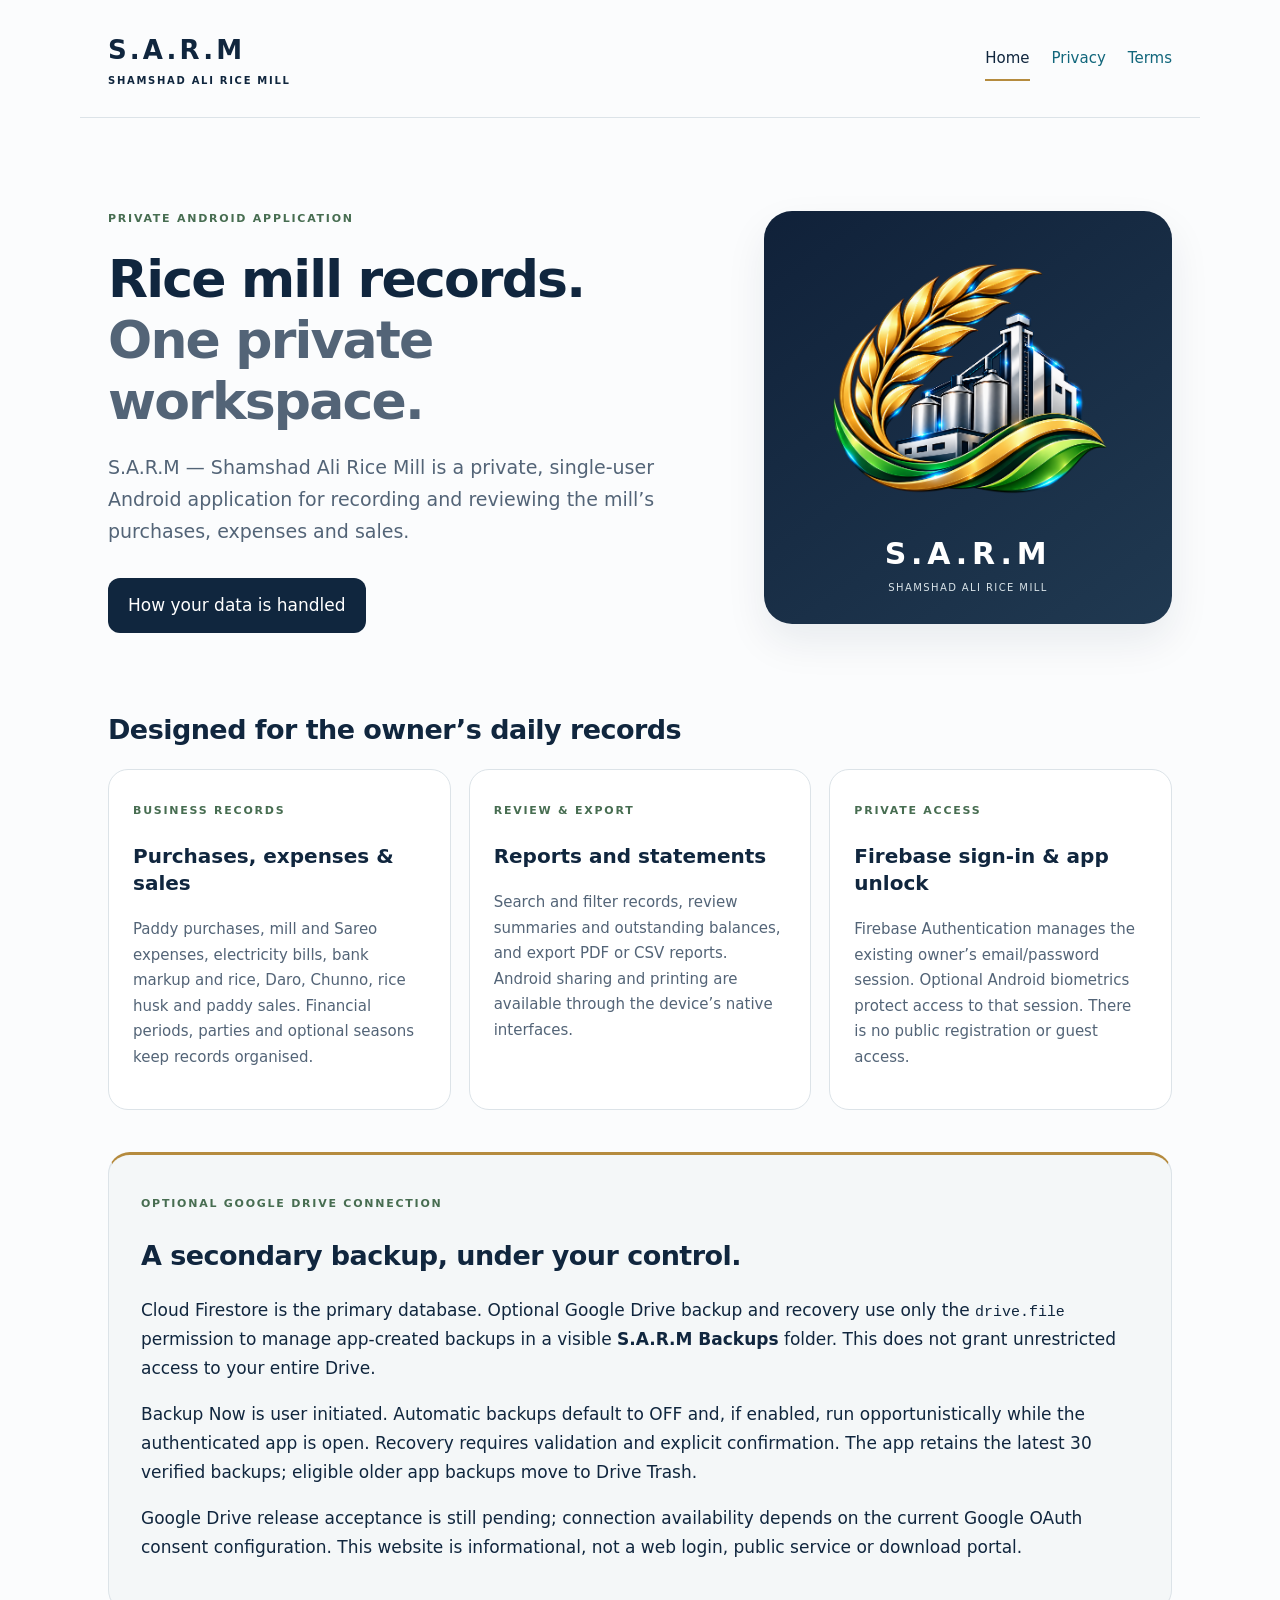
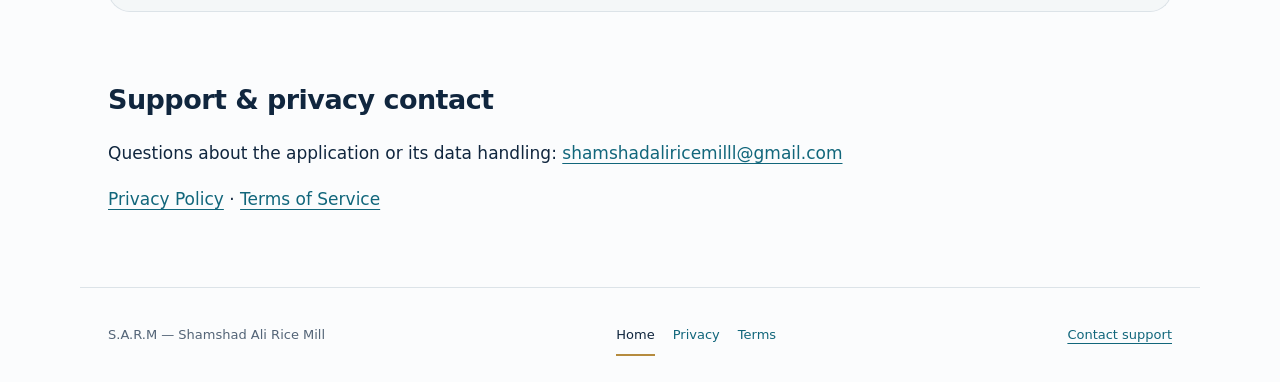
<file: index.html>
<!doctype html>
<html lang="en"><head><meta charset="utf-8"><meta name="viewport" content="width=device-width, initial-scale=1"><meta name="description" content="Private S.A.R.M Android rice mill recordkeeping application: Firebase authentication and database, optional limited Google Drive backups."><meta name="color-scheme" content="light"><title>S.A.R.M — Shamshad Ali Rice Mill</title><link rel="stylesheet" href="assets/site.css"></head><body><a class="skip" href="#main">Skip to content</a><header><a class="wordmark" href="index.html">S.A.R.M<span>SHAMSHAD ALI RICE MILL</span></a><nav aria-label="Main navigation"><a href="index.html" aria-current="page">Home</a><a href="privacy.html">Privacy</a><a href="terms.html">Terms</a></nav></header><main id="main">
    <section class="hero"><div><span class="eyebrow">PRIVATE ANDROID APPLICATION</span><h1>Rice mill records.<br><span>One private workspace.</span></h1><p class="lead">S.A.R.M — Shamshad Ali Rice Mill is a private, single-user Android application for recording and reviewing the mill’s purchases, expenses and sales.</p><a class="button" href="privacy.html">How your data is handled</a></div><div class="identity"><img src="assets/brand-mark.png" width="320" height="320" alt="S.A.R.M rice stalk and factory brand mark"><strong>S.A.R.M</strong><span>SHAMSHAD ALI RICE MILL</span></div></section>
    <section aria-labelledby="features"><h2 id="features">Designed for the owner’s daily records</h2><div class="grid"><article class="card"><span class="eyebrow">BUSINESS RECORDS</span><h3>Purchases, expenses & sales</h3><p>Paddy purchases, mill and Sareo expenses, electricity bills, bank markup and rice, Daro, Chunno, rice husk and paddy sales. Financial periods, parties and optional seasons keep records organised.</p></article><article class="card"><span class="eyebrow">REVIEW & EXPORT</span><h3>Reports and statements</h3><p>Search and filter records, review summaries and outstanding balances, and export PDF or CSV reports. Android sharing and printing are available through the device’s native interfaces.</p></article><article class="card"><span class="eyebrow">PRIVATE ACCESS</span><h3>Firebase sign-in & app unlock</h3><p>Firebase Authentication manages the existing owner’s email/password session. Optional Android biometrics protect access to that session. There is no public registration or guest access.</p></article></div></section>
    <section class="panel"><span class="eyebrow">OPTIONAL GOOGLE DRIVE CONNECTION</span><h2>A secondary backup, under your control.</h2><p>Cloud Firestore is the primary database. Optional Google Drive backup and recovery use only the <code>drive.file</code> permission to manage app-created backups in a visible <strong>S.A.R.M Backups</strong> folder. This does not grant unrestricted access to your entire Drive.</p><p>Backup Now is user initiated. Automatic backups default to OFF and, if enabled, run opportunistically while the authenticated app is open. Recovery requires validation and explicit confirmation. The app retains the latest 30 verified backups; eligible older app backups move to Drive Trash.</p><p>Google Drive release acceptance is still pending; connection availability depends on the current Google OAuth consent configuration. This website is informational, not a web login, public service or download portal.</p></section>
    <section class="contact"><h2>Support & privacy contact</h2><p>Questions about the application or its data handling: <a href="mailto:shamshadaliricemilll@gmail.com">shamshadaliricemilll@gmail.com</a></p><p><a href="privacy.html">Privacy Policy</a> · <a href="terms.html">Terms of Service</a></p></section></main><footer><span>S.A.R.M — Shamshad Ali Rice Mill</span><nav aria-label="Footer navigation"><a href="index.html" aria-current="page">Home</a><a href="privacy.html">Privacy</a><a href="terms.html">Terms</a></nav><a href="mailto:shamshadaliricemilll@gmail.com">Contact support</a></footer></body></html>
</file>
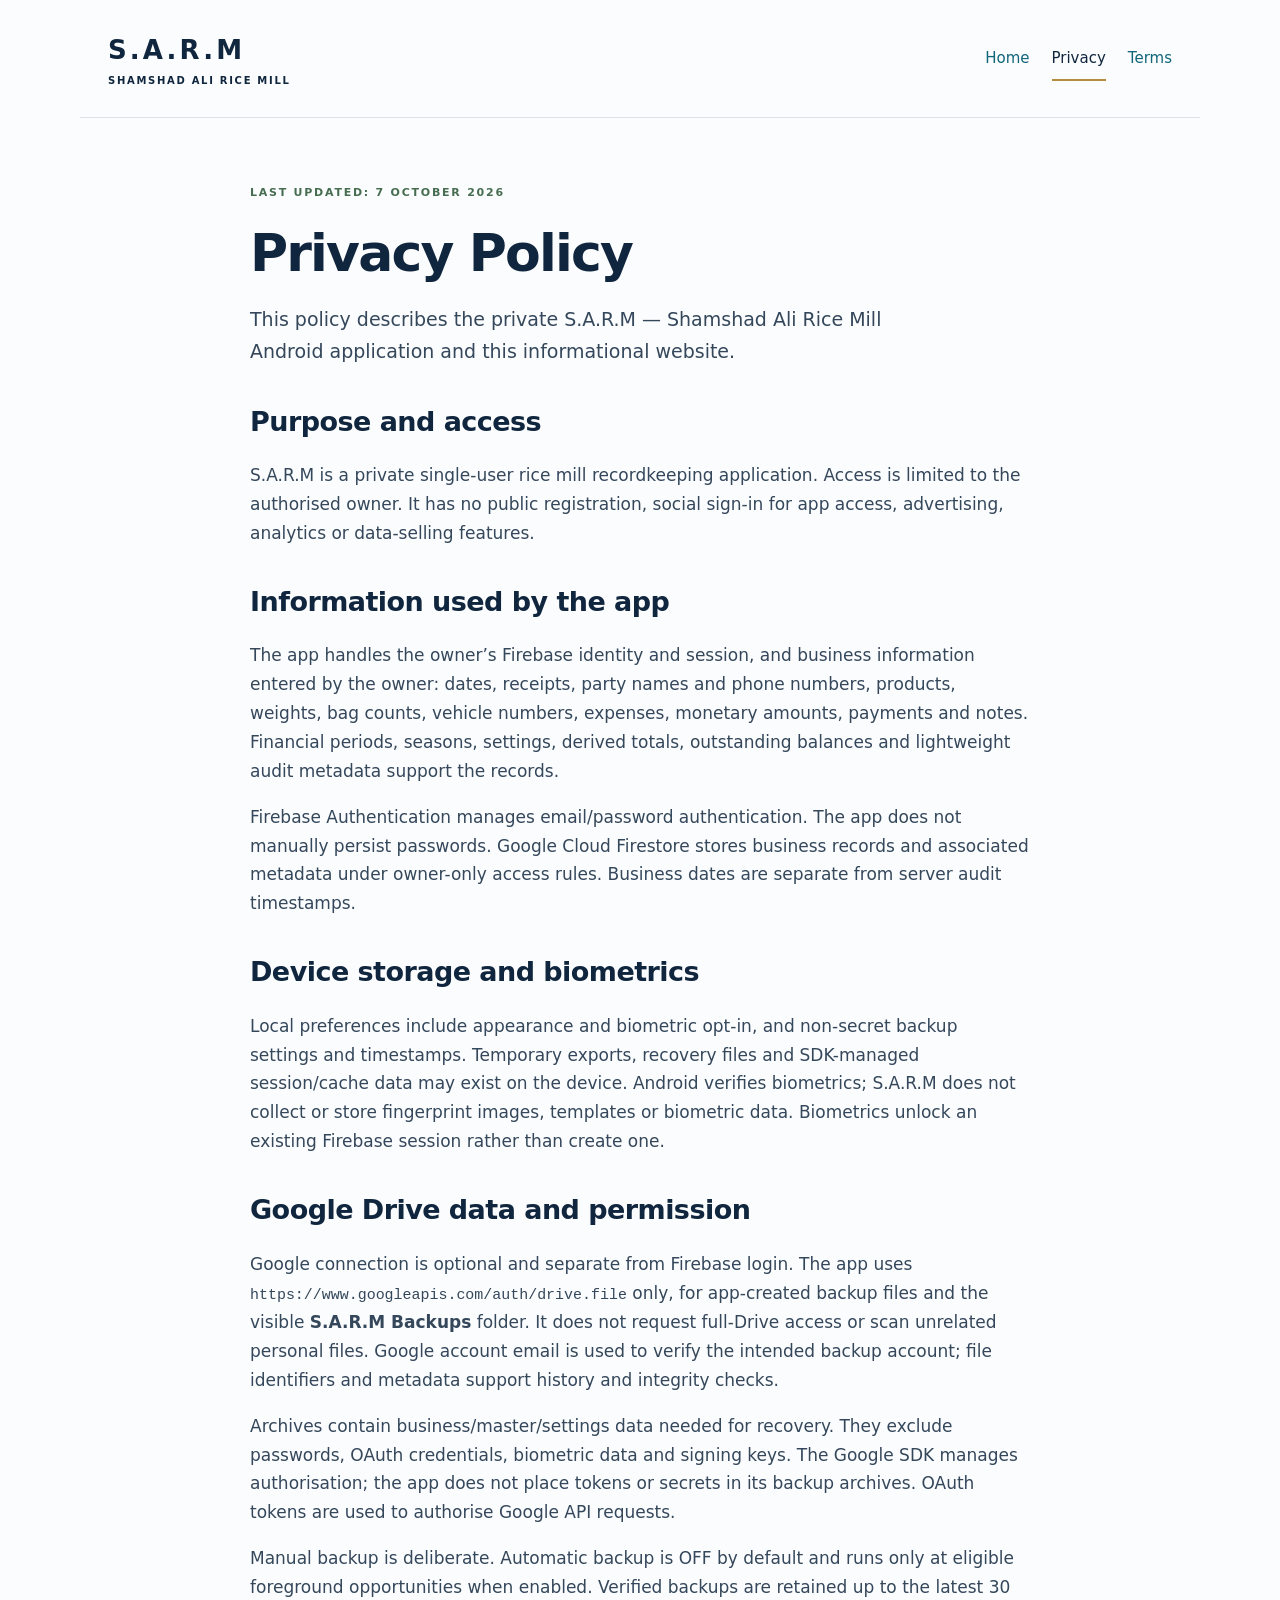
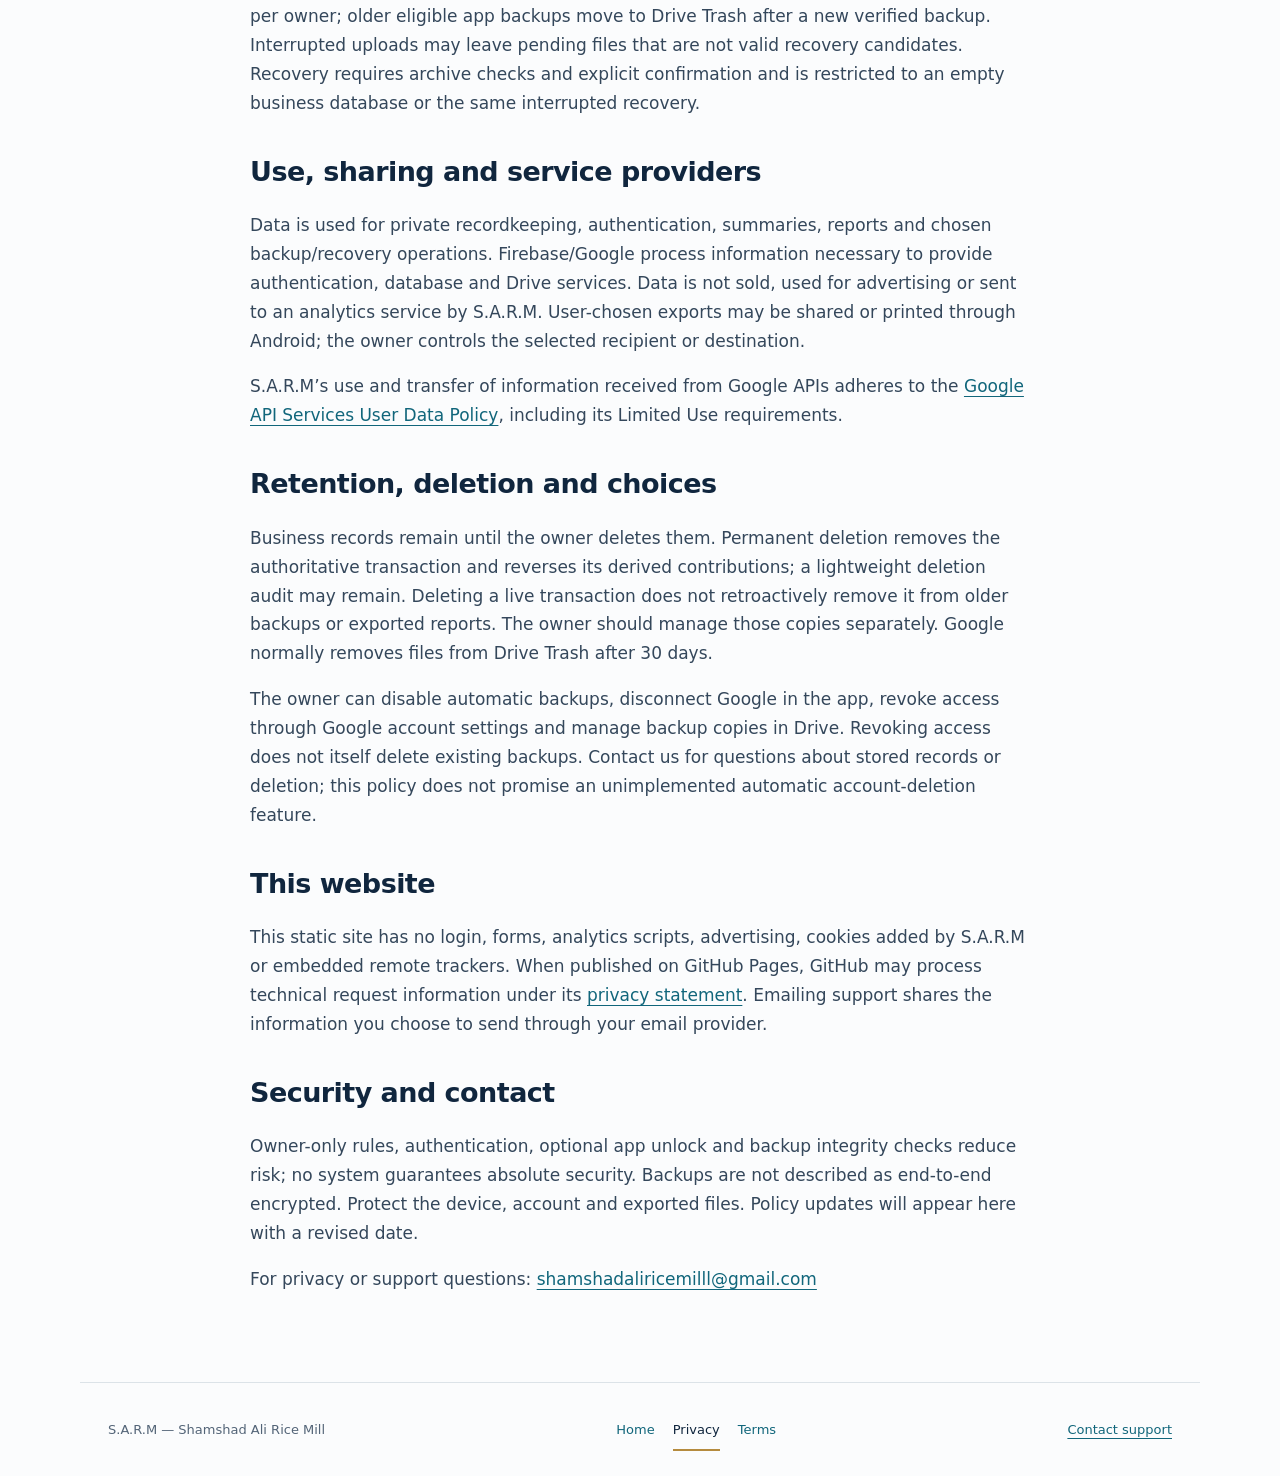
<file: privacy.html>
<!doctype html>
<html lang="en"><head><meta charset="utf-8"><meta name="viewport" content="width=device-width, initial-scale=1"><meta name="description" content="Private S.A.R.M Android rice mill recordkeeping application: Firebase authentication and database, optional limited Google Drive backups."><meta name="color-scheme" content="light"><title>Privacy Policy — S.A.R.M</title><link rel="stylesheet" href="assets/site.css"></head><body><a class="skip" href="#main">Skip to content</a><header><a class="wordmark" href="index.html">S.A.R.M<span>SHAMSHAD ALI RICE MILL</span></a><nav aria-label="Main navigation"><a href="index.html">Home</a><a href="privacy.html" aria-current="page">Privacy</a><a href="terms.html">Terms</a></nav></header><main id="main">
    <article class="legal"><span class="eyebrow">LAST UPDATED: 7 OCTOBER 2026</span><h1>Privacy Policy</h1><p class="lead">This policy describes the private S.A.R.M — Shamshad Ali Rice Mill Android application and this informational website.</p>
    <h2>Purpose and access</h2><p>S.A.R.M is a private single-user rice mill recordkeeping application. Access is limited to the authorised owner. It has no public registration, social sign-in for app access, advertising, analytics or data-selling features.</p>
    <h2>Information used by the app</h2><p>The app handles the owner’s Firebase identity and session, and business information entered by the owner: dates, receipts, party names and phone numbers, products, weights, bag counts, vehicle numbers, expenses, monetary amounts, payments and notes. Financial periods, seasons, settings, derived totals, outstanding balances and lightweight audit metadata support the records.</p><p>Firebase Authentication manages email/password authentication. The app does not manually persist passwords. Google Cloud Firestore stores business records and associated metadata under owner-only access rules. Business dates are separate from server audit timestamps.</p>
    <h2>Device storage and biometrics</h2><p>Local preferences include appearance and biometric opt-in, and non-secret backup settings and timestamps. Temporary exports, recovery files and SDK-managed session/cache data may exist on the device. Android verifies biometrics; S.A.R.M does not collect or store fingerprint images, templates or biometric data. Biometrics unlock an existing Firebase session rather than create one.</p>
    <h2>Google Drive data and permission</h2><p>Google connection is optional and separate from Firebase login. The app uses <code>https://www.googleapis.com/auth/drive.file</code> only, for app-created backup files and the visible <strong>S.A.R.M Backups</strong> folder. It does not request full-Drive access or scan unrelated personal files. Google account email is used to verify the intended backup account; file identifiers and metadata support history and integrity checks.</p><p>Archives contain business/master/settings data needed for recovery. They exclude passwords, OAuth credentials, biometric data and signing keys. The Google SDK manages authorisation; the app does not place tokens or secrets in its backup archives. OAuth tokens are used to authorise Google API requests.</p><p>Manual backup is deliberate. Automatic backup is OFF by default and runs only at eligible foreground opportunities when enabled. Verified backups are retained up to the latest 30 per owner; older eligible app backups move to Drive Trash after a new verified backup. Interrupted uploads may leave pending files that are not valid recovery candidates. Recovery requires archive checks and explicit confirmation and is restricted to an empty business database or the same interrupted recovery.</p>
    <h2>Use, sharing and service providers</h2><p>Data is used for private recordkeeping, authentication, summaries, reports and chosen backup/recovery operations. Firebase/Google process information necessary to provide authentication, database and Drive services. Data is not sold, used for advertising or sent to an analytics service by S.A.R.M. User-chosen exports may be shared or printed through Android; the owner controls the selected recipient or destination.</p><p>S.A.R.M’s use and transfer of information received from Google APIs adheres to the <a href="https://developers.google.com/terms/api-services-user-data-policy">Google API Services User Data Policy</a>, including its Limited Use requirements.</p>
    <h2>Retention, deletion and choices</h2><p>Business records remain until the owner deletes them. Permanent deletion removes the authoritative transaction and reverses its derived contributions; a lightweight deletion audit may remain. Deleting a live transaction does not retroactively remove it from older backups or exported reports. The owner should manage those copies separately. Google normally removes files from Drive Trash after 30 days.</p><p>The owner can disable automatic backups, disconnect Google in the app, revoke access through Google account settings and manage backup copies in Drive. Revoking access does not itself delete existing backups. Contact us for questions about stored records or deletion; this policy does not promise an unimplemented automatic account-deletion feature.</p>
    <h2>This website</h2><p>This static site has no login, forms, analytics scripts, advertising, cookies added by S.A.R.M or embedded remote trackers. When published on GitHub Pages, GitHub may process technical request information under its <a href="https://docs.github.com/en/site-policy/privacy-policies/github-general-privacy-statement">privacy statement</a>. Emailing support shares the information you choose to send through your email provider.</p>
    <h2>Security and contact</h2><p>Owner-only rules, authentication, optional app unlock and backup integrity checks reduce risk; no system guarantees absolute security. Backups are not described as end-to-end encrypted. Protect the device, account and exported files. Policy updates will appear here with a revised date.</p><p>For privacy or support questions: <a href="mailto:shamshadaliricemilll@gmail.com">shamshadaliricemilll@gmail.com</a></p></article></main><footer><span>S.A.R.M — Shamshad Ali Rice Mill</span><nav aria-label="Footer navigation"><a href="index.html">Home</a><a href="privacy.html" aria-current="page">Privacy</a><a href="terms.html">Terms</a></nav><a href="mailto:shamshadaliricemilll@gmail.com">Contact support</a></footer></body></html>
</file>
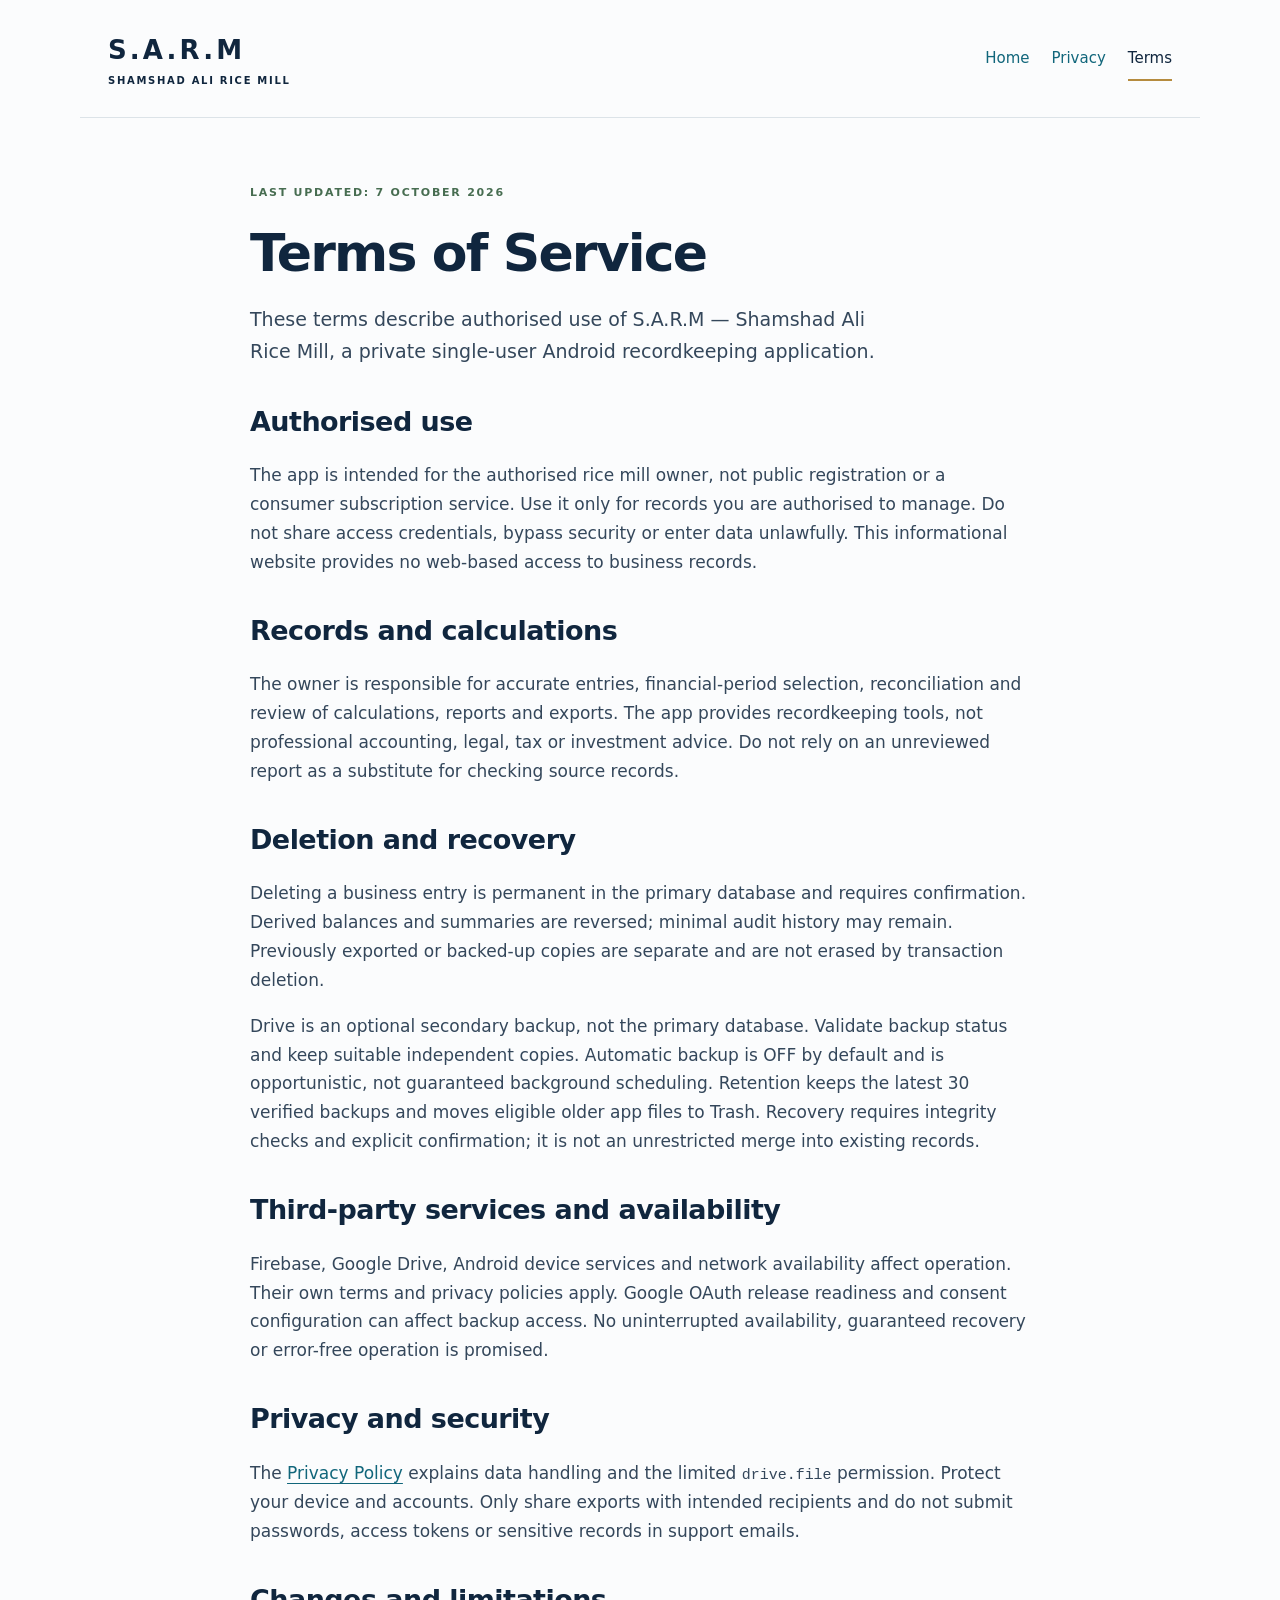
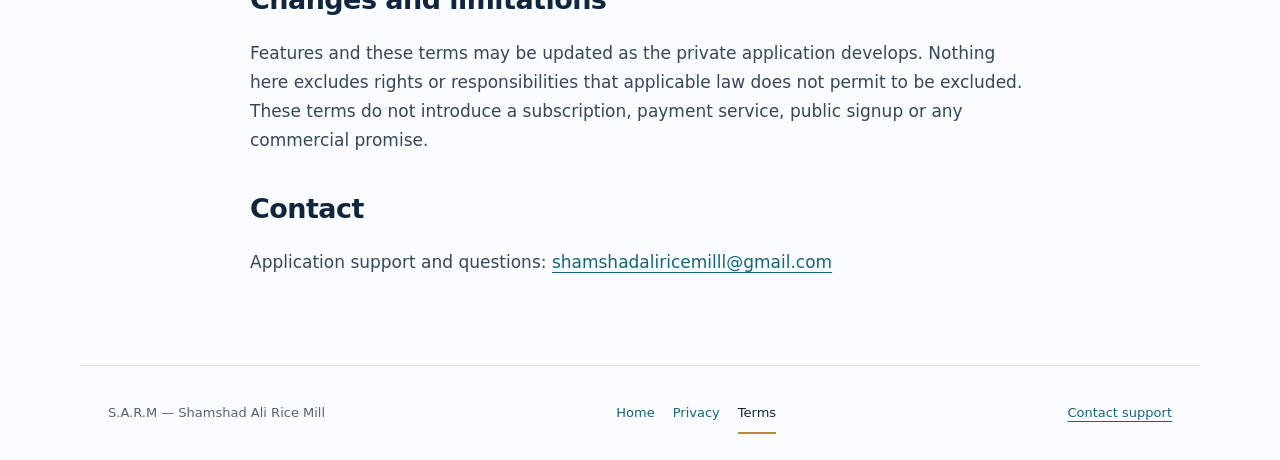
<file: terms.html>
<!doctype html>
<html lang="en"><head><meta charset="utf-8"><meta name="viewport" content="width=device-width, initial-scale=1"><meta name="description" content="Private S.A.R.M Android rice mill recordkeeping application: Firebase authentication and database, optional limited Google Drive backups."><meta name="color-scheme" content="light"><title>Terms of Service — S.A.R.M</title><link rel="stylesheet" href="assets/site.css"></head><body><a class="skip" href="#main">Skip to content</a><header><a class="wordmark" href="index.html">S.A.R.M<span>SHAMSHAD ALI RICE MILL</span></a><nav aria-label="Main navigation"><a href="index.html">Home</a><a href="privacy.html">Privacy</a><a href="terms.html" aria-current="page">Terms</a></nav></header><main id="main">
    <article class="legal"><span class="eyebrow">LAST UPDATED: 7 OCTOBER 2026</span><h1>Terms of Service</h1><p class="lead">These terms describe authorised use of S.A.R.M — Shamshad Ali Rice Mill, a private single-user Android recordkeeping application.</p>
    <h2>Authorised use</h2><p>The app is intended for the authorised rice mill owner, not public registration or a consumer subscription service. Use it only for records you are authorised to manage. Do not share access credentials, bypass security or enter data unlawfully. This informational website provides no web-based access to business records.</p>
    <h2>Records and calculations</h2><p>The owner is responsible for accurate entries, financial-period selection, reconciliation and review of calculations, reports and exports. The app provides recordkeeping tools, not professional accounting, legal, tax or investment advice. Do not rely on an unreviewed report as a substitute for checking source records.</p>
    <h2>Deletion and recovery</h2><p>Deleting a business entry is permanent in the primary database and requires confirmation. Derived balances and summaries are reversed; minimal audit history may remain. Previously exported or backed-up copies are separate and are not erased by transaction deletion.</p><p>Drive is an optional secondary backup, not the primary database. Validate backup status and keep suitable independent copies. Automatic backup is OFF by default and is opportunistic, not guaranteed background scheduling. Retention keeps the latest 30 verified backups and moves eligible older app files to Trash. Recovery requires integrity checks and explicit confirmation; it is not an unrestricted merge into existing records.</p>
    <h2>Third-party services and availability</h2><p>Firebase, Google Drive, Android device services and network availability affect operation. Their own terms and privacy policies apply. Google OAuth release readiness and consent configuration can affect backup access. No uninterrupted availability, guaranteed recovery or error-free operation is promised.</p>
    <h2>Privacy and security</h2><p>The <a href="privacy.html">Privacy Policy</a> explains data handling and the limited <code>drive.file</code> permission. Protect your device and accounts. Only share exports with intended recipients and do not submit passwords, access tokens or sensitive records in support emails.</p>
    <h2>Changes and limitations</h2><p>Features and these terms may be updated as the private application develops. Nothing here excludes rights or responsibilities that applicable law does not permit to be excluded. These terms do not introduce a subscription, payment service, public signup or any commercial promise.</p>
    <h2>Contact</h2><p>Application support and questions: <a href="mailto:shamshadaliricemilll@gmail.com">shamshadaliricemilll@gmail.com</a></p></article></main><footer><span>S.A.R.M — Shamshad Ali Rice Mill</span><nav aria-label="Footer navigation"><a href="index.html">Home</a><a href="privacy.html">Privacy</a><a href="terms.html" aria-current="page">Terms</a></nav><a href="mailto:shamshadaliricemilll@gmail.com">Contact support</a></footer></body></html>
</file>
<file: assets/site.css>
:root{--navy:#10263e;--gold:#b58b3e;--green:#476d51;--cyan:#188ca4;--muted:#536477;--border:#dce3e8;--surface:#f4f7f8}*{box-sizing:border-box}html{scroll-behavior:auto}body{margin:0;background:#fbfcfd;color:var(--navy);font:17px/1.7 system-ui,-apple-system,"Segoe UI",sans-serif}a{color:#11667b;text-underline-offset:4px;overflow-wrap:anywhere}a:hover{color:var(--navy)}a:focus-visible{outline:3px solid var(--cyan);outline-offset:5px}header,main,footer{max-width:1120px;margin:auto;padding:28px}header{display:flex;justify-content:space-between;align-items:center;gap:24px;border-bottom:1px solid var(--border)}.wordmark{text-decoration:none;color:var(--navy);font-weight:800;letter-spacing:.12em;font-size:26px}.wordmark span{display:block;font-size:10px;letter-spacing:.17em}nav{display:flex;gap:22px;flex-wrap:wrap}nav a{padding:8px 0;font-size:15px;text-decoration:none}nav a[aria-current=page]{color:var(--navy);box-shadow:0 2px var(--gold)}.skip{position:absolute;left:12px;top:-100px;background:white;padding:12px;z-index:1}.skip:focus{top:12px}.hero{display:grid;grid-template-columns:1.5fr 1fr;gap:44px;align-items:center;padding:56px 0}.eyebrow{font-size:11px;font-weight:750;letter-spacing:.16em;color:var(--green)}h1{font-size:clamp(32px,4.6vw,52px);line-height:1.17;letter-spacing:-.035em;margin:18px 0}h1 span{color:var(--muted)}h2{font-size:27px;line-height:1.3;letter-spacing:-.02em}h3{font-size:20px;line-height:1.35}.lead{color:var(--muted);font-size:19px;max-width:660px}.button{display:inline-block;background:var(--navy);color:white;border-radius:12px;padding:13px 20px;text-decoration:none;margin-top:12px}.button:hover{color:white;background:#193c58}.identity{text-align:center;padding:28px;border-radius:28px;background:linear-gradient(145deg,#102139,#203951);color:white;box-shadow:0 18px 40px #10263e14}.identity img{width:100%;max-width:280px;height:auto;object-fit:contain}.identity strong{display:block;font-size:30px;letter-spacing:.16em}.identity span{display:block;font-size:10px;letter-spacing:.14em;color:#d9e3e8}.grid{display:grid;grid-template-columns:repeat(3,1fr);gap:18px}.card{border:1px solid var(--border);border-radius:20px;padding:24px;background:white}.card p{color:var(--muted);font-size:15px}.panel{background:var(--surface);border:1px solid var(--border);border-top:3px solid var(--gold);border-radius:22px;padding:32px;margin:42px 0}.contact{padding:6px 0 28px}.legal{max-width:780px;margin:30px auto 60px}.legal h2{margin-top:36px}.legal p{color:#34475b}code{font-size:.88em;overflow-wrap:anywhere}footer{border-top:1px solid var(--border);display:flex;flex-wrap:wrap;justify-content:space-between;align-items:center;gap:20px;color:var(--muted);font-size:13px}footer nav{gap:18px}footer nav a{font-size:13px}@media(max-width:720px){header,main,footer{padding:20px}.hero{grid-template-columns:1fr;padding:28px 0;gap:28px}.identity{max-width:340px;width:100%;justify-self:center}.identity img{max-width:220px}.grid{grid-template-columns:1fr}.panel{padding:22px}header{align-items:flex-start;flex-direction:column;gap:10px}nav{gap:24px}.legal{margin-top:22px}h2{font-size:24px}}@media(prefers-reduced-motion:reduce){*{scroll-behavior:auto}}
</file>
